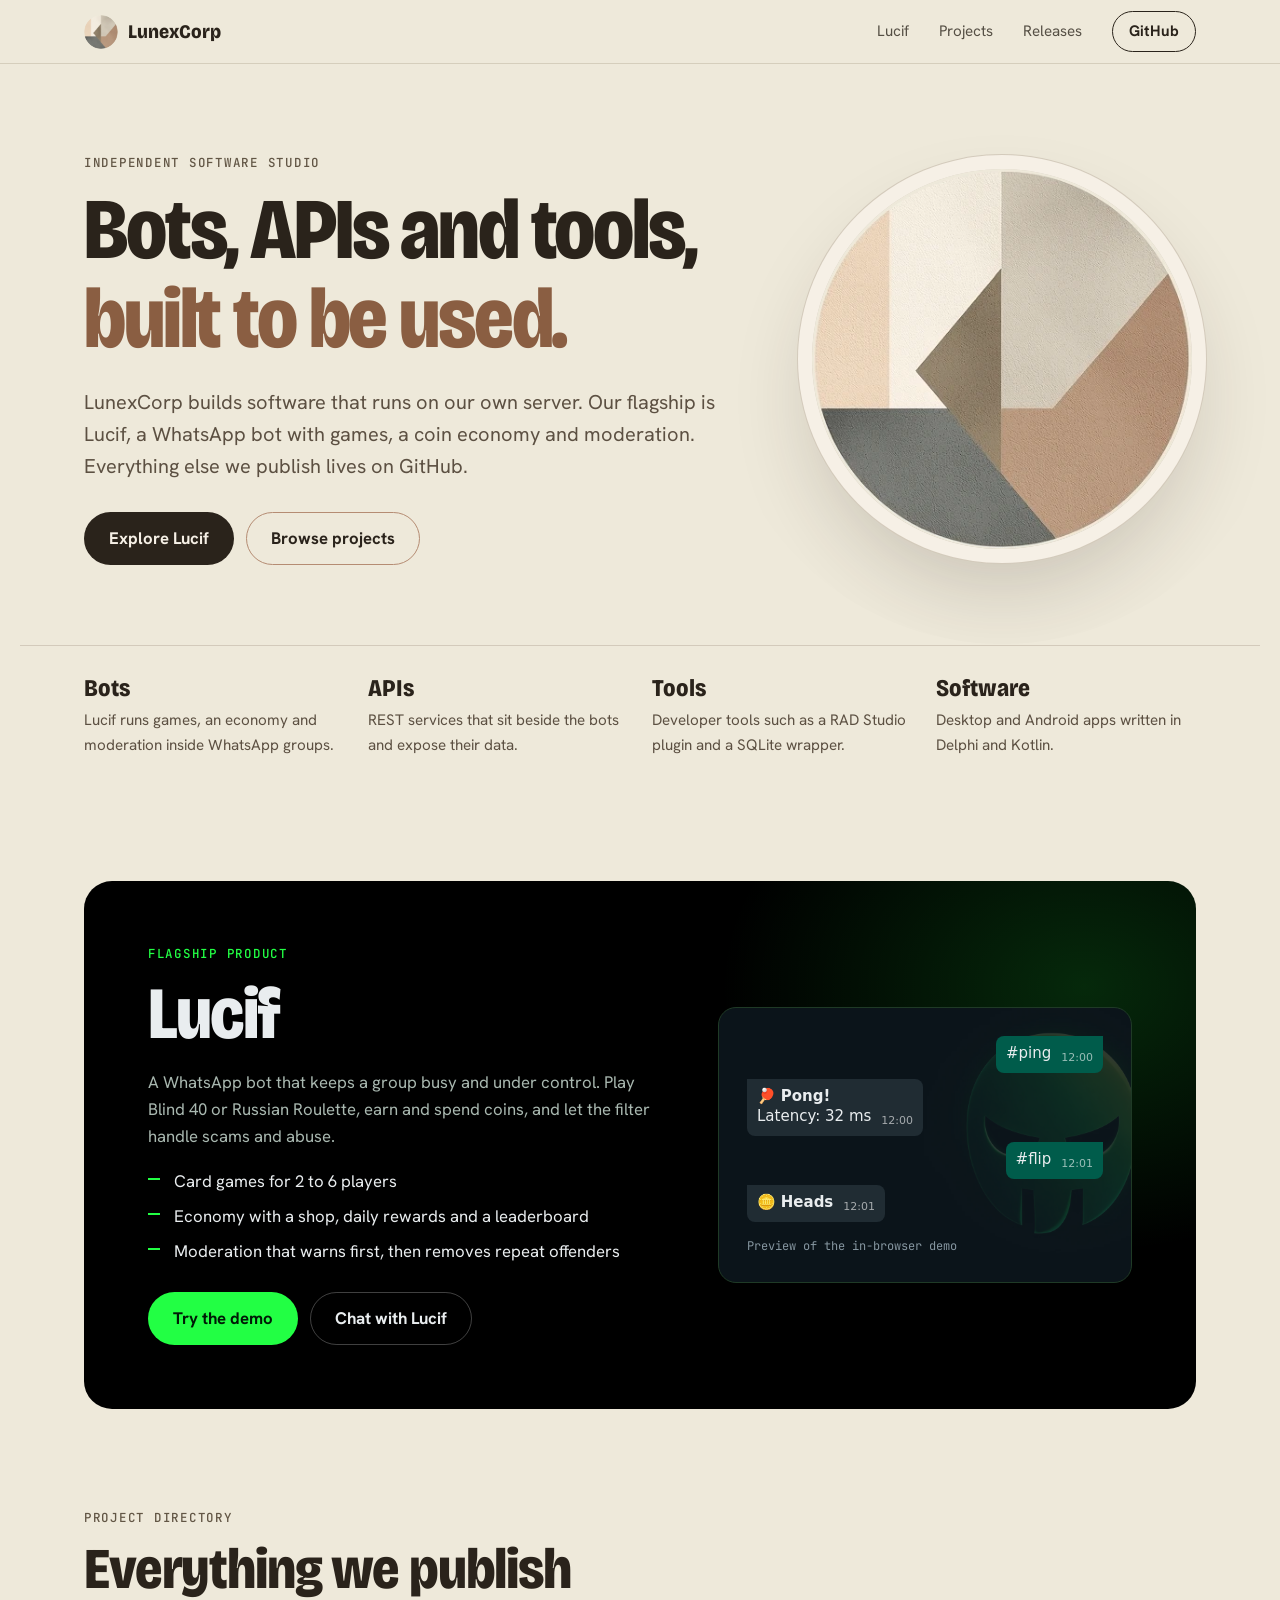
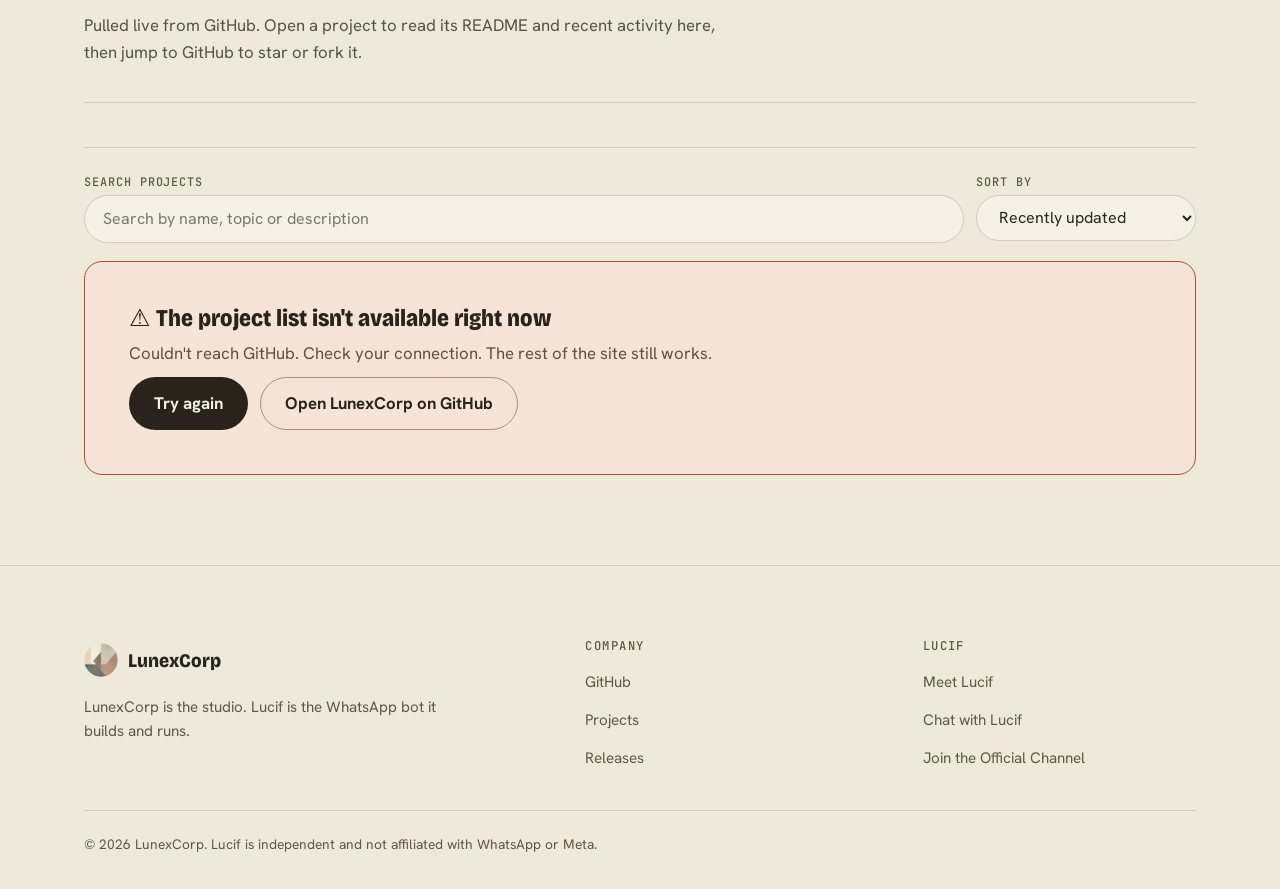
<file: index.html>
<!DOCTYPE html>
<html lang="en">
<head>
<meta charset="utf-8">
<meta name="viewport" content="width=device-width, initial-scale=1, viewport-fit=cover">
<title>LunexCorp | Bots, APIs and tools</title>
<meta name="description" content="LunexCorp builds bots, APIs and tools. Meet Lucif, our WhatsApp bot, browse every public project and read the release history.">
<meta name="theme-color" content="#eee9da">
<meta name="robots" content="index, follow">
<meta property="og:type" content="website">
<meta property="og:site_name" content="LunexCorp">
<meta property="og:title" content="LunexCorp | Bots, APIs and tools">
<meta property="og:description" content="LunexCorp builds bots, APIs and tools. Meet Lucif, our WhatsApp bot, and browse every public project.">
<meta property="og:image" content="assets/lunexcorp.webp">
<meta name="twitter:card" content="summary">
<link rel="icon" href="assets/favicon.png">
<link rel="preconnect" href="https://fonts.googleapis.com">
<link rel="preconnect" href="https://fonts.gstatic.com" crossorigin>
<link href="https://fonts.googleapis.com/css2?family=Bricolage+Grotesque:opsz,wdth,wght@12..96,75..100,600..800&family=Hanken+Grotesk:wght@400;500;700&family=JetBrains+Mono:wght@400;500&display=swap" rel="stylesheet">
<link rel="stylesheet" href="style.css">
</head>
<body class="world-cream">
<a class="skip" href="#main">Skip to content</a>
<header class="hdr">
  <a class="brand" href="index.html"><img src="assets/lunexcorp.webp" alt="" width="34" height="34">LunexCorp</a>
  <button class="nav-toggle" type="button" aria-expanded="false" aria-controls="nav" aria-label="Open menu"><span></span></button>
  <nav id="nav" aria-label="Main">
    <a href="lucif.html">Lucif</a><a href="#projects">Projects</a><a href="releases.html">Releases</a><a class="gh" data-gh href="#">GitHub</a>
  </nav>
</header>

<main id="main">
  <section class="hero-c">
    <div class="wrap hero-c-in">
      <div class="hero-c-copy">
        <p class="eyebrow">Independent software studio</p>
        <h1>Bots, APIs and tools, <em>built to be used.</em></h1>
        <p class="lead">LunexCorp builds software that runs on our own server. Our flagship is Lucif, a WhatsApp bot with games, a coin economy and moderation. Everything else we publish lives on GitHub.</p>
        <div class="row"><a class="btn btn-ink" href="lucif.html">Explore Lucif</a><a class="btn btn-clay" href="#projects">Browse projects</a></div>
      </div>
      <figure class="hero-c-art"><img src="assets/lunexcorp.webp" alt="LunexCorp logo" width="380" height="380" fetchpriority="high"></figure>
    </div>
    <ul class="wrap build" aria-label="What LunexCorp builds">
      <li><b>Bots</b><span>Lucif runs games, an economy and moderation inside WhatsApp groups.</span></li>
      <li><b>APIs</b><span>REST services that sit beside the bots and expose their data.</span></li>
      <li><b>Tools</b><span>Developer tools such as a RAD Studio plugin and a SQLite wrapper.</span></li>
      <li><b>Software</b><span>Desktop and Android apps written in Delphi and Kotlin.</span></li>
    </ul>
  </section>

  <section class="wrap flag" aria-labelledby="flag-h">
    <div class="flag-card">
      <div class="flag-copy">
        <p class="eyebrow">Flagship product</p>
        <h2 id="flag-h">Lucif</h2>
        <p>A WhatsApp bot that keeps a group busy and under control. Play Blind 40 or Russian Roulette, earn and spend coins, and let the filter handle scams and abuse.</p>
        <ul class="ticks"><li>Card games for 2 to 6 players</li><li>Economy with a shop, daily rewards and a leaderboard</li><li>Moderation that warns first, then removes repeat offenders</li></ul>
        <div class="row"><a class="btn btn-g" href="lucif.html">Try the demo</a><a class="btn btn-line" data-wa="#menu" href="#">Chat with Lucif</a></div>
      </div>
      <div class="flag-chat" aria-label="Example conversation with Lucif (static preview)" role="img">
        <img class="flag-mask" src="assets/lucif.webp" alt="" width="420" height="420" loading="lazy">
        <div class="bub out">#ping<small>12:00</small></div>
        <div class="bub in">🏓 <b>Pong!</b><br>Latency: 32 ms<small>12:00</small></div>
        <div class="bub out">#flip<small>12:01</small></div>
        <div class="bub in">🪙 <b>Heads</b><small>12:01</small></div>
        <p class="flag-note">Preview of the in-browser demo</p>
      </div>
    </div>
  </section>

  <section id="projects" class="wrap sec-c" aria-labelledby="proj-h">
    <p class="eyebrow">Project directory</p>
    <h2 id="proj-h">Everything we publish</h2>
    <p class="intro">Pulled live from GitHub. Open a project to read its README and recent activity here, then jump to GitHub to star or fork it.</p>
    <div class="stats" id="stats" aria-live="polite"></div>
    <div class="ctl">
      <div class="field"><label for="q">Search projects</label><input id="q" type="search" placeholder="Search by name, topic or description" autocomplete="off"></div>
      <div class="field"><label for="sort">Sort by</label><select id="sort"><option value="pushed">Recently updated</option><option value="stars">Most stars</option><option value="name">Name</option></select></div>
    </div>
    <p class="count" id="count" role="status" aria-live="polite"></p>
    <div class="repos" id="repos" aria-busy="true"><div class="sk"></div><div class="sk"></div><div class="sk"></div></div>
  </section>
</main>

<footer class="site-foot">
  <div class="wrap foot-in">
    <div class="foot-brand"><a class="brand" href="index.html"><img src="assets/lunexcorp.webp" alt="" width="34" height="34">LunexCorp</a><p>LunexCorp is the studio. Lucif is the WhatsApp bot it builds and runs.</p></div>
    <nav class="foot-col" aria-label="Company"><h3>Company</h3><a data-gh href="#">GitHub</a><a href="#projects">Projects</a><a href="releases.html">Releases</a></nav>
    <nav class="foot-col" aria-label="Lucif"><h3>Lucif</h3><a href="lucif.html">Meet Lucif</a><a data-wa="#menu" href="#">Chat with Lucif</a><a data-channel href="#">Join the Official Channel</a></nav>
    <p class="foot-legal">&copy; <span data-year></span> LunexCorp. Lucif is independent and not affiliated with WhatsApp or Meta.</p>
  </div>
</footer>

<aside id="sheet" role="dialog" aria-modal="true" aria-label="Project details" aria-hidden="true"></aside>
<script src="common.js"></script>
<script src="script.js"></script>
</body>
</html>
</file>
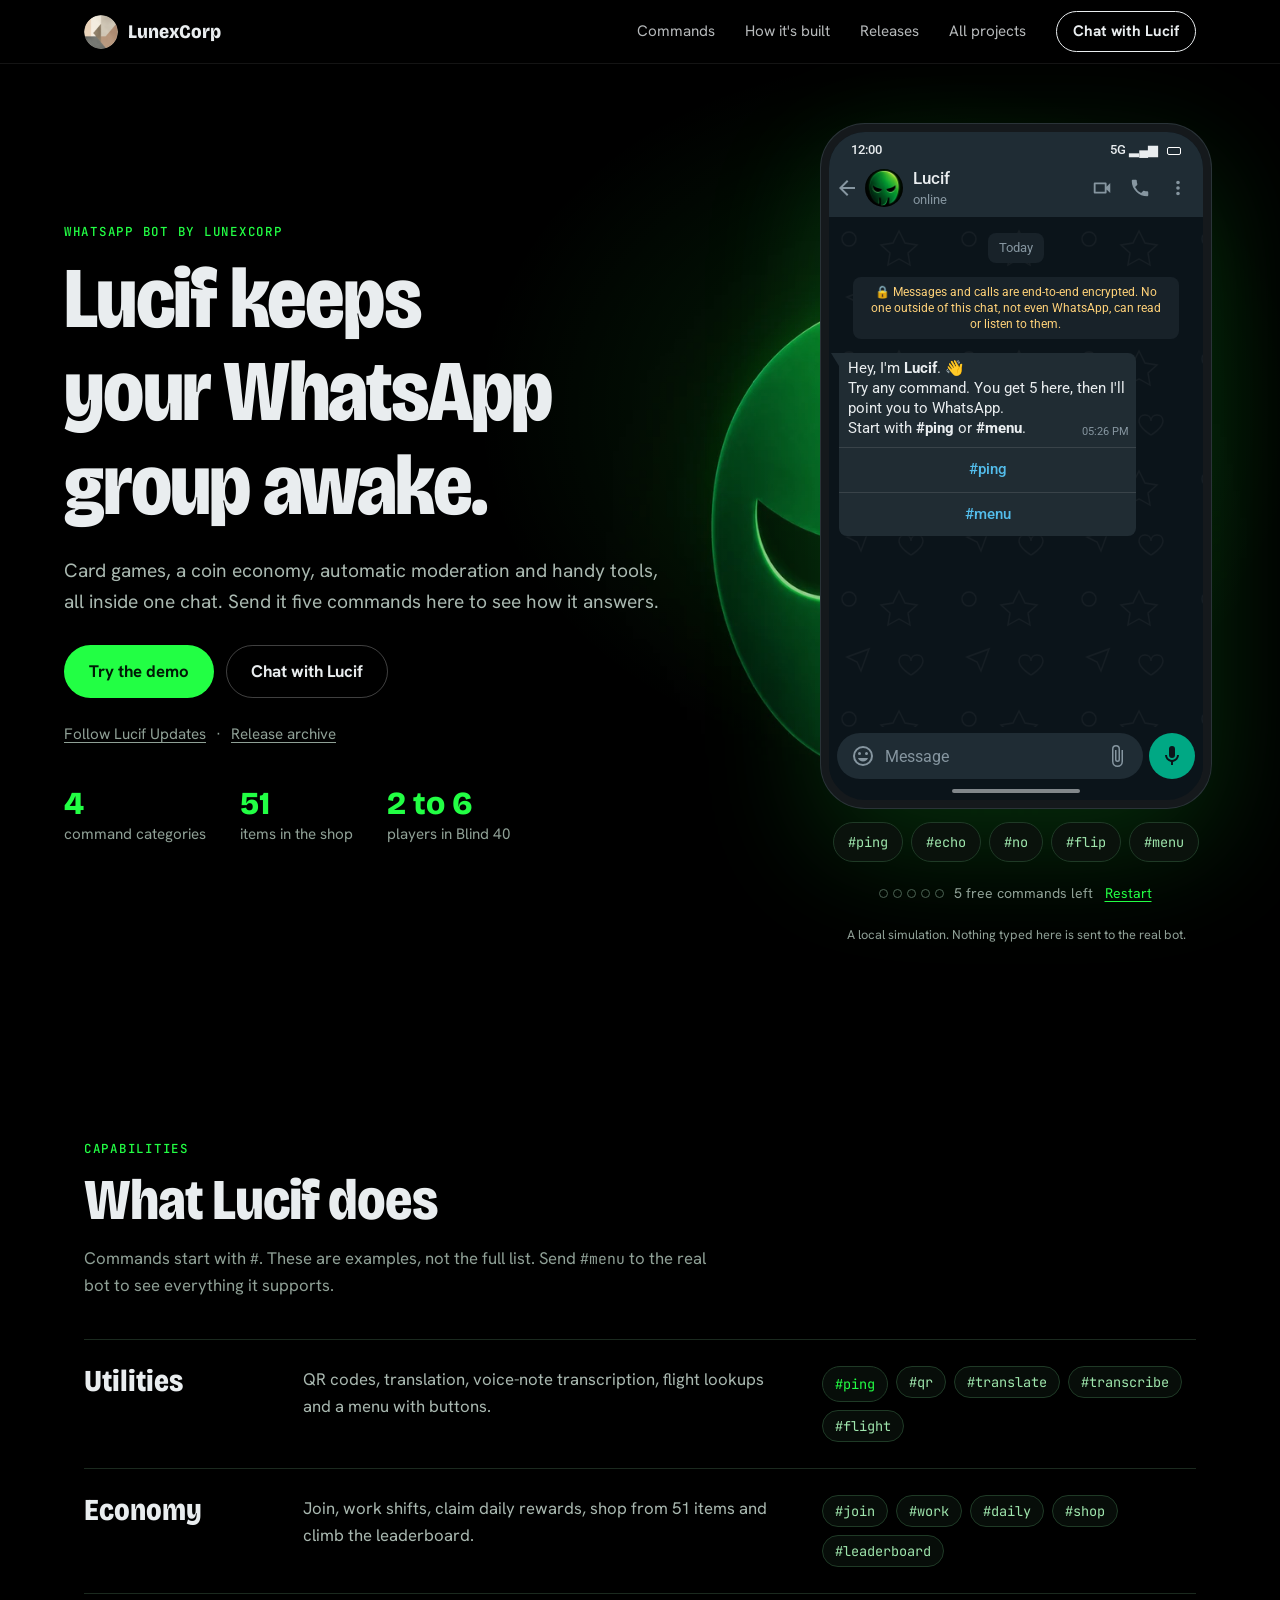
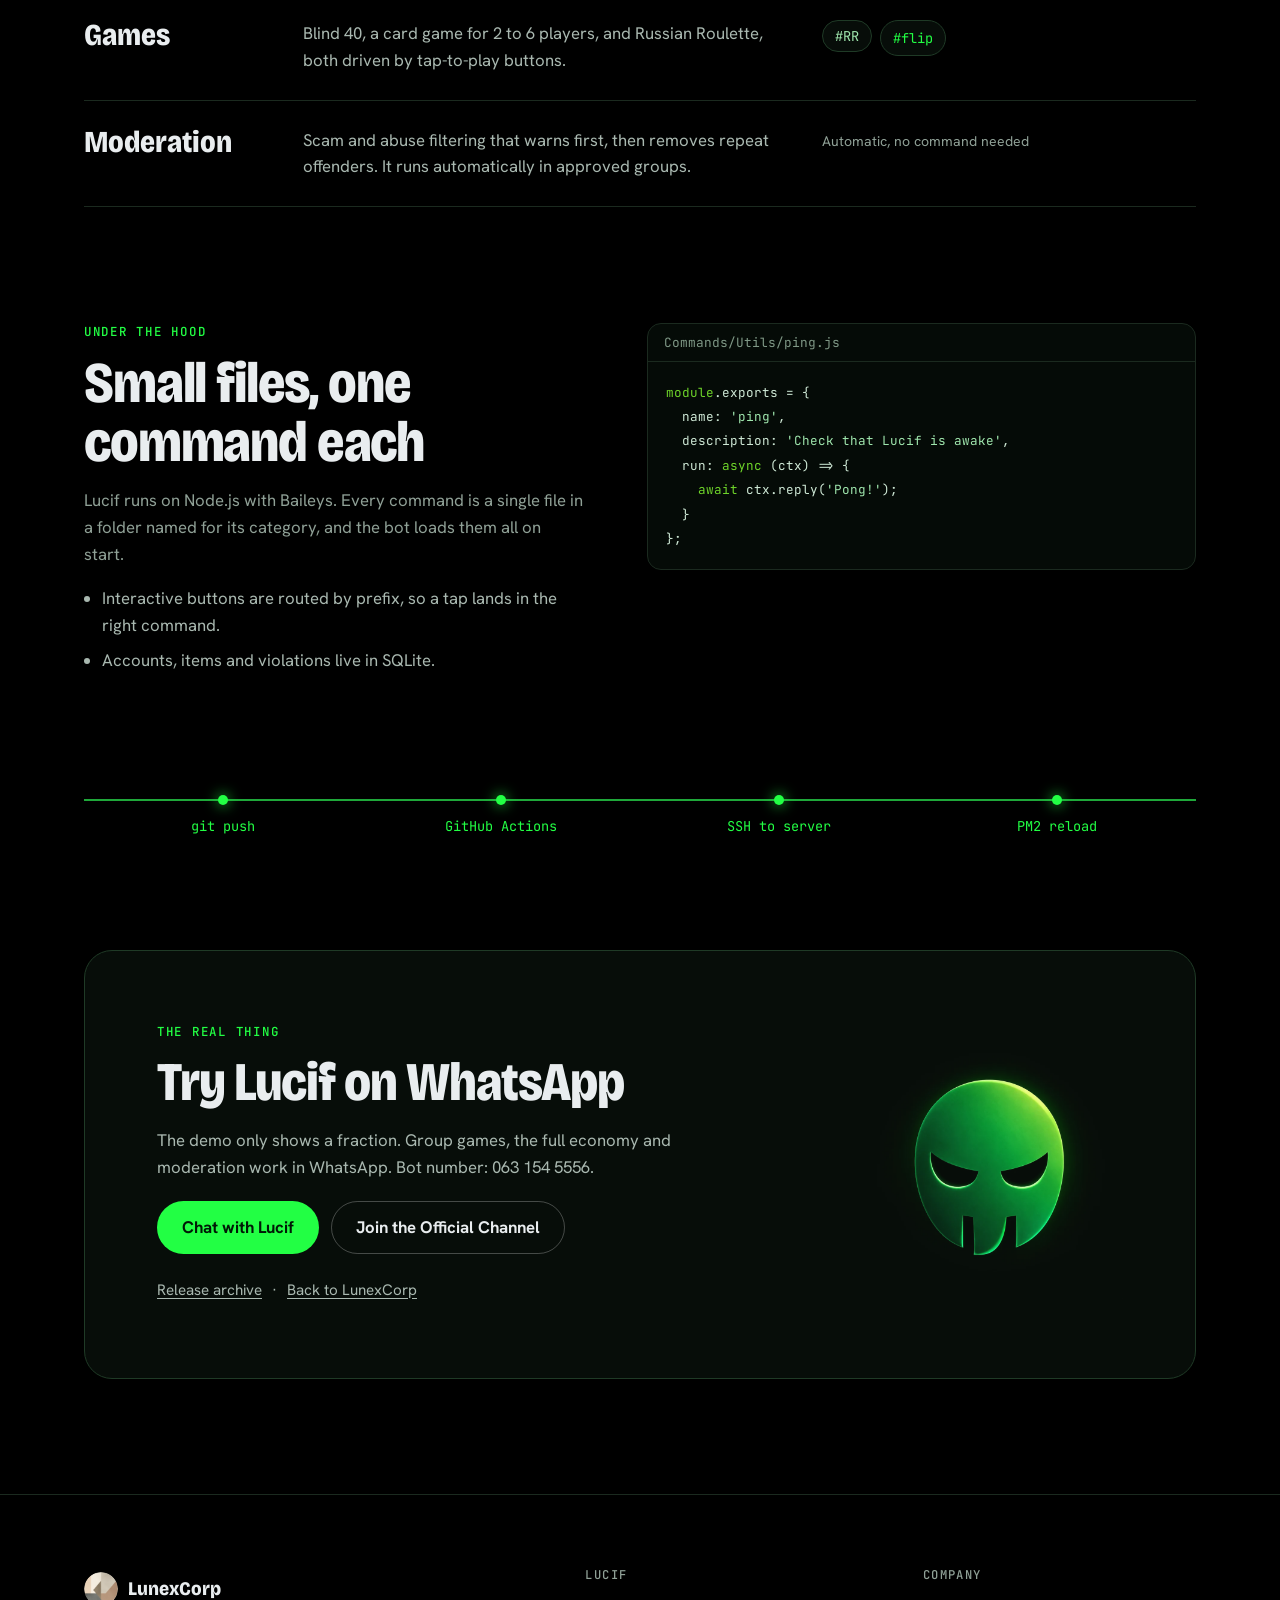
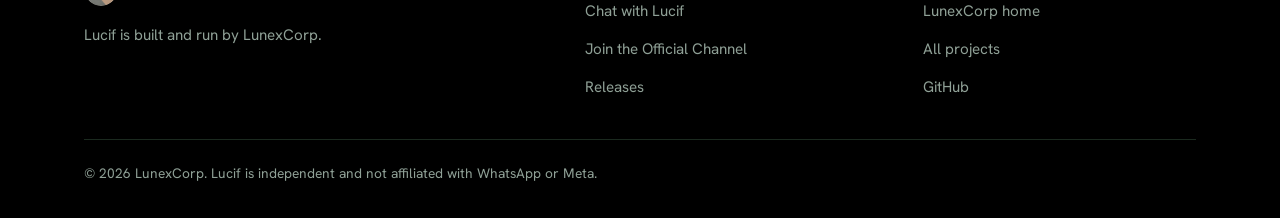
<file: lucif.html>
<!DOCTYPE html>
<html lang="en">
<head>
<meta charset="utf-8">
<meta name="viewport" content="width=device-width, initial-scale=1, viewport-fit=cover">
<title>Lucif | WhatsApp bot by LunexCorp</title>
<meta name="description" content="Lucif is a WhatsApp bot with card games, a coin economy, automatic moderation and utilities. Try five commands in your browser, then chat with the real bot.">
<meta name="theme-color" content="#000000">
<meta name="robots" content="index, follow">
<meta property="og:type" content="website">
<meta property="og:site_name" content="LunexCorp">
<meta property="og:title" content="Lucif | WhatsApp bot by LunexCorp">
<meta property="og:description" content="Card games, a coin economy, automatic moderation and utilities inside WhatsApp. Try five commands in your browser.">
<meta property="og:image" content="assets/lucif.webp">
<meta name="twitter:card" content="summary">
<link rel="icon" href="assets/favicon.png">
<link rel="preconnect" href="https://fonts.googleapis.com">
<link rel="preconnect" href="https://fonts.gstatic.com" crossorigin>
<link href="https://fonts.googleapis.com/css2?family=Bricolage+Grotesque:opsz,wdth,wght@12..96,75..100,600..800&family=Hanken+Grotesk:wght@400;500;700&family=JetBrains+Mono:wght@400;500&family=Roboto:wght@400;500&display=swap" rel="stylesheet">
<link rel="stylesheet" href="style.css">
</head>
<body class="lucif">
<a class="skip" href="#demo">Skip to the demo</a>
<header class="hdr">
  <a class="brand" href="index.html"><img src="assets/lunexcorp.webp" alt="" width="34" height="34">LunexCorp</a>
  <button class="nav-toggle" type="button" aria-expanded="false" aria-controls="nav" aria-label="Open menu"><span></span></button>
  <nav id="nav" aria-label="Main">
    <a href="#commands">Commands</a><a href="#how">How it's built</a><a href="releases.html">Releases</a><a href="index.html#projects">All projects</a><a class="gh" data-wa="#menu" href="#">Chat with Lucif</a>
  </nav>
</header>

<main id="top">
<section class="hero">
  <div class="hero-bg" aria-hidden="true"></div>
  <img id="mask" src="assets/lucif.webp" alt="" width="900" height="900" fetchpriority="high">
  <div class="hero-in">
    <div class="hero-copy">
      <p class="eyebrow">WhatsApp bot by LunexCorp</p>
      <h1><span class="l" style="--i:0"><span>Lucif keeps</span></span><span class="l" style="--i:1"><span>your WhatsApp</span></span><span class="l" style="--i:2"><span>group awake.</span></span></h1>
      <p class="lede">Card games, a coin economy, automatic moderation and handy tools, all inside one chat. Send it five commands here to see how it answers.</p>
      <div class="row"><a class="btn btn-g" href="#demo" data-focus>Try the demo</a><a class="btn btn-line" data-wa="#menu" href="#">Chat with Lucif</a></div>
      <p class="sublinks"><a data-channel href="#">Follow Lucif Updates</a><span aria-hidden="true">·</span><a href="releases.html">Release archive</a></p>
      <ul class="facts"><li><strong>4</strong>command categories</li><li><strong>51</strong>items in the shop</li><li><strong>2 to 6</strong>players in Blind 40</li></ul>
    </div>

    <div class="demo" id="demo">
      <div class="phone" role="group" aria-label="Lucif demo chat (simulation)">
      <div class="sb"><span>12:00</span><span>5G ▂▄▆ <i></i></span></div>
      <div class="bar">
        <svg width="24" height="24" viewBox="0 0 24 24"><path d="M20 11H7.8l5.6-5.6L12 4l-8 8 8 8 1.4-1.4L7.8 13H20z"/></svg>
        <img src="assets/lucif-avatar.webp" alt="" width="38" height="38">
        <div class="who"><b>Lucif</b><span id="status">online</span></div>
        <div class="ic" aria-hidden="true">
          <svg width="22" height="22" viewBox="0 0 24 24"><path d="M15 8v8H5V8zm1-2H4a1 1 0 0 0-1 1v10a1 1 0 0 0 1 1h12a1 1 0 0 0 1-1v-3.5l4 4v-11l-4 4V7a1 1 0 0 0-1-1z"/></svg>
          <svg width="22" height="22" viewBox="0 0 24 24"><path d="M6.6 10.8a15 15 0 0 0 6.6 6.6l2.2-2.2c.3-.3.7-.4 1-.2 1.100.4 2.300.6 3.600.6.600 0 1 .4 1 1V20c0 .6-.4 1-1 1A17 17 0 0 1 3 4c0-.6.4-1 1-1h3.500c.6 0 1 .4 1 1 0 1.300.2 2.500.6 3.600.1.300 0 .700-.2 1z"/></svg>
          <svg width="22" height="22" viewBox="0 0 24 24"><path d="M12 8a2 2 0 1 0 0-4 2 2 0 0 0 0 4zm0 2a2 2 0 1 0 0 4 2 2 0 0 0 0-4zm0 6a2 2 0 1 0 0 4 2 2 0 0 0 0-4z"/></svg>
        </div>
      </div>
      <div class="chat" id="msgs" role="log" aria-live="polite"></div>
      <form class="inp" id="form" autocomplete="off">
        <div class="f">
          <svg width="24" height="24" viewBox="0 0 24 24"><path d="M12 2a10 10 0 1 0 0 20 10 10 0 0 0 0-20zm0 18a8 8 0 1 1 0-16 8 8 0 0 1 0 16zm-3.500-9a1.500 1.500 0 1 0 0-3 1.500 1.500 0 0 0 0 3zm7 0a1.500 1.500 0 1 0 0-3 1.500 1.500 0 0 0 0 3zM12 17.500c2.300 0 4.300-1.500 5-3.500H7c.700 2 2.700 3.500 5 3.500z"/></svg>
          <label class="sr-only" for="input">Message</label>
          <input id="input" type="text" placeholder="Message" maxlength="120" enterkeyhint="send">
          <svg width="24" height="24" viewBox="0 0 24 24"><path d="M16.500 6v11.500a4 4 0 0 1-8 0V5a2.500 2.500 0 0 1 5 0v10.500a1 1 0 0 1-2 0V6H10v9.500a2.500 2.500 0 0 0 5 0V5a4 4 0 0 0-8 0v12.500a5.500 5.500 0 0 0 11 0V6z"/></svg>
        </div>
        <button id="send" type="submit" aria-label="Send"><svg id="ico" width="24" height="24" viewBox="0 0 24 24"></svg></button>
      </form>
      <div class="gest"></div>
    </div>
      <div class="chips" id="chips" role="group" aria-label="Suggested commands">
        <button type="button" data-cmd="#ping">#ping</button><button type="button" data-cmd="#echo hello">#echo</button><button type="button" data-cmd="#no">#no</button><button type="button" data-cmd="#flip">#flip</button><button type="button" data-cmd="#menu">#menu</button>
      </div>
      <div class="left"><div class="pips" aria-hidden="true"><i></i><i></i><i></i><i></i><i></i></div><span id="counter">5 free commands</span><button type="button" class="linkbtn" data-reset>Restart</button></div>
      <p class="simnote">A local simulation. Nothing typed here is sent to the real bot.</p>
    </div>
  </div>
</section>

<section class="sec" id="commands"><div class="wrap">
  <p class="eyebrow">Capabilities</p>
  <h2>What Lucif does</h2>
  <p class="sub">Commands start with <code>#</code>. These are examples, not the full list. Send <code>#menu</code> to the real bot to see everything it supports.</p>
  <div class="cmds">
    <article class="cmd"><h3>Utilities</h3><p>QR codes, translation, voice-note transcription, flight lookups and a menu with buttons.</p><ul class="eg"><li><button class="try" type="button" data-run="#ping">#ping</button></li><li><code>#qr</code></li><li><code>#translate</code></li><li><code>#transcribe</code></li><li><code>#flight</code></li></ul></article>
    <article class="cmd"><h3>Economy</h3><p>Join, work shifts, claim daily rewards, shop from 51 items and climb the leaderboard.</p><ul class="eg"><li><code>#join</code></li><li><code>#work</code></li><li><code>#daily</code></li><li><code>#shop</code></li><li><code>#leaderboard</code></li></ul></article>
    <article class="cmd"><h3>Games</h3><p>Blind 40, a card game for 2 to 6 players, and Russian Roulette, both driven by tap-to-play buttons.</p><ul class="eg"><li><code>#RR</code></li><li><button class="try" type="button" data-run="#flip">#flip</button></li></ul></article>
    <article class="cmd"><h3>Moderation</h3><p>Scam and abuse filtering that warns first, then removes repeat offenders. It runs automatically in approved groups.</p><ul class="eg"><li><span class="note">Automatic, no command needed</span></li></ul></article>
  </div>
</div></section>

<section class="sec sec-tight" id="how"><div class="wrap how">
  <div>
    <p class="eyebrow">Under the hood</p>
    <h2>Small files, one command each</h2>
    <p class="sub">Lucif runs on Node.js with Baileys. Every command is a single file in a folder named for its category, and the bot loads them all on start.</p>
    <ul class="plain"><li>Interactive buttons are routed by prefix, so a tap lands in the right command.</li><li>Accounts, items and violations live in SQLite.</li></ul>
  </div>
  <figure class="code"><figcaption>Commands/Utils/ping.js</figcaption><pre><code><span class="k">module</span>.exports = {
  name: <span class="s">'ping'</span>,
  description: <span class="s">'Check that Lucif is awake'</span>,
  run: <span class="k">async</span> (ctx) =&gt; {
    <span class="k">await</span> ctx.reply(<span class="s">'Pong!'</span>);
  }
};</code></pre></figure>
  <ol class="pipe" id="pipe" aria-label="Deploy steps"><li style="--i:0">git push</li><li style="--i:1">GitHub Actions</li><li style="--i:2">SSH to server</li><li style="--i:3">PM2 reload</li></ol>
</div></section>

<section class="sec sec-tight"><div class="wrap">
  <div class="cta">
    <div>
      <p class="eyebrow">The real thing</p>
      <h2>Try Lucif on WhatsApp</h2>
      <p>The demo only shows a fraction. Group games, the full economy and moderation work in WhatsApp. Bot number: <span data-botnum></span>.</p>
      <div class="row"><a class="btn btn-g" data-wa="#menu" href="#">Chat with Lucif</a><a class="btn btn-line" data-channel href="#">Join the Official Channel</a></div>
      <p class="sublinks"><a href="releases.html">Release archive</a><span aria-hidden="true">·</span><a href="index.html">Back to LunexCorp</a></p>
    </div>
    <img src="assets/lucif.webp" alt="" width="300" height="300" loading="lazy">
  </div>
</div></section>
</main>

<footer class="site-foot">
  <div class="wrap foot-in">
    <div class="foot-brand"><a class="brand" href="index.html"><img src="assets/lunexcorp.webp" alt="" width="34" height="34">LunexCorp</a><p>Lucif is built and run by LunexCorp.</p></div>
    <nav class="foot-col" aria-label="Lucif"><h3>Lucif</h3><a data-wa="#menu" href="#">Chat with Lucif</a><a data-channel href="#">Join the Official Channel</a><a href="releases.html">Releases</a></nav>
    <nav class="foot-col" aria-label="Company"><h3>Company</h3><a href="index.html">LunexCorp home</a><a href="index.html#projects">All projects</a><a data-gh href="#">GitHub</a></nav>
    <p class="foot-legal">&copy; <span data-year></span> LunexCorp. Lucif is independent and not affiliated with WhatsApp or Meta.</p>
  </div>
</footer>

<script src="common.js"></script>
<script src="lucif.js"></script>
</body>
</html>
</file>
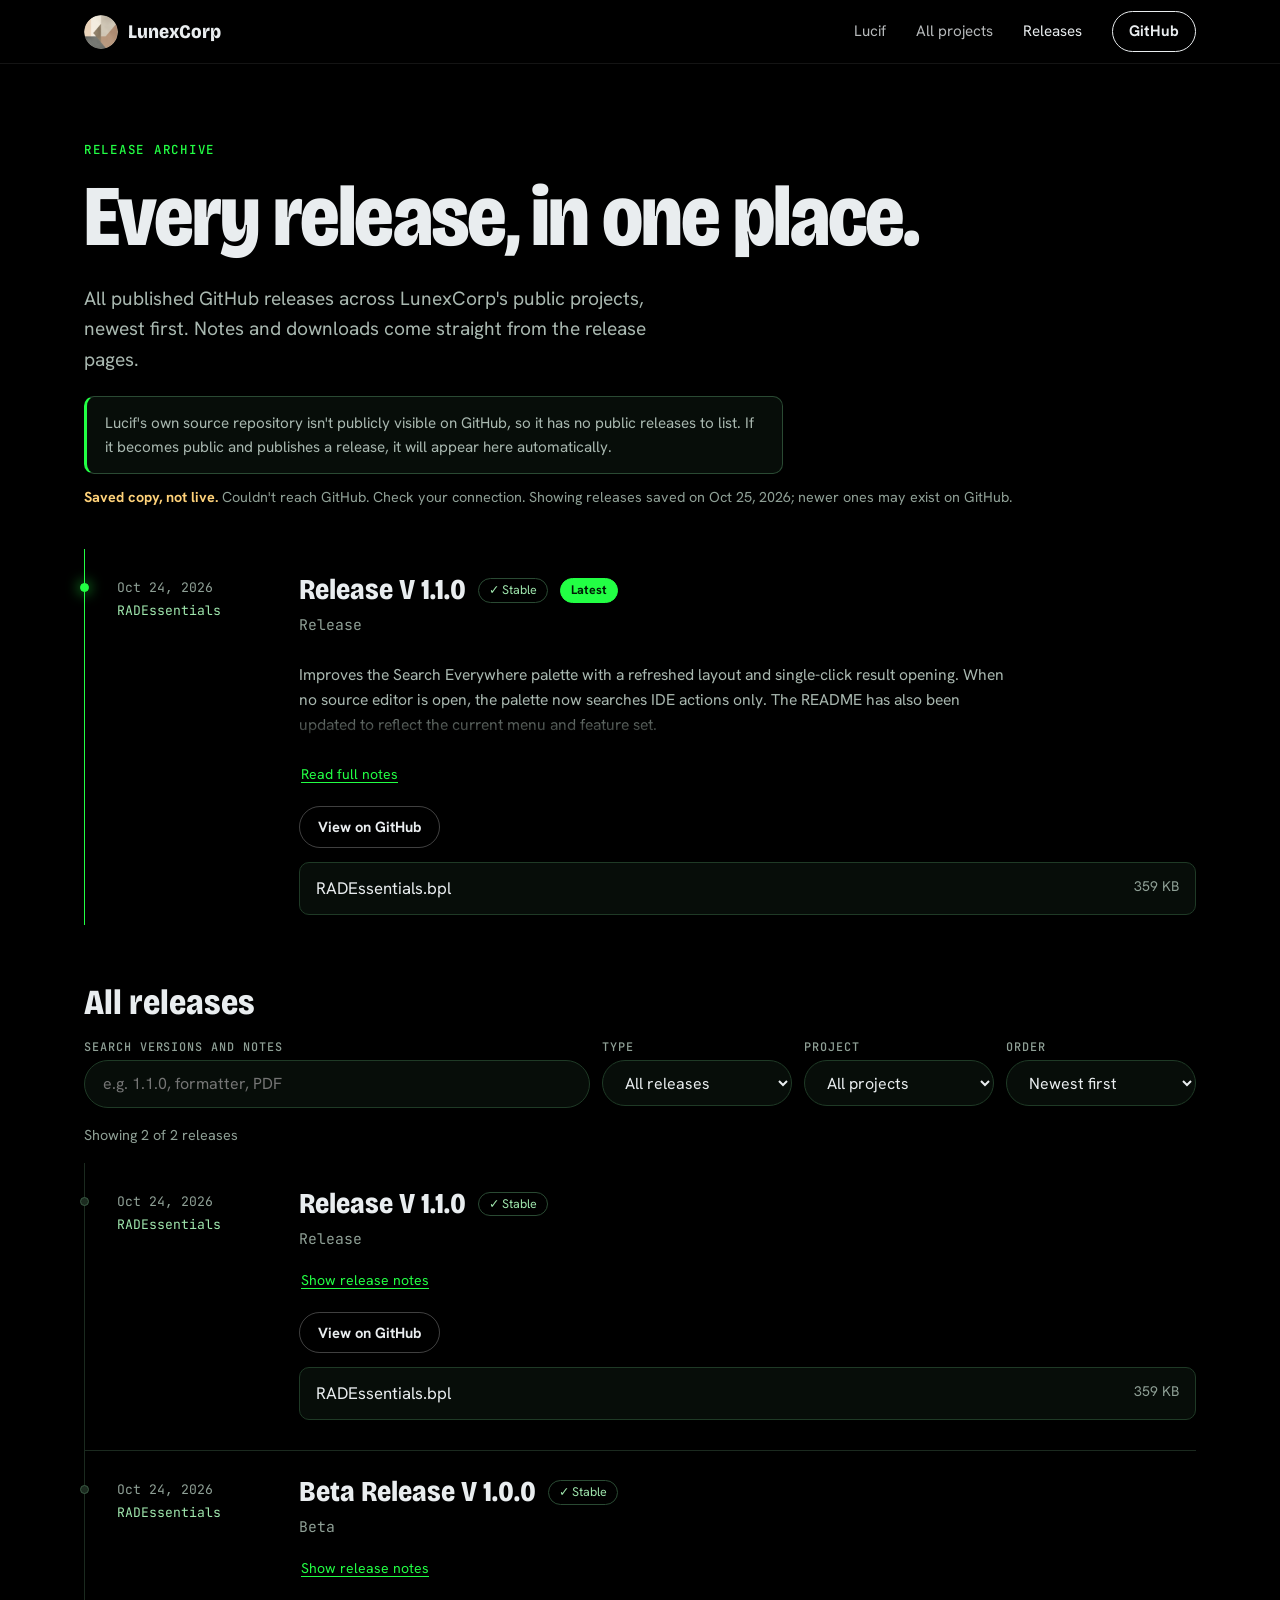
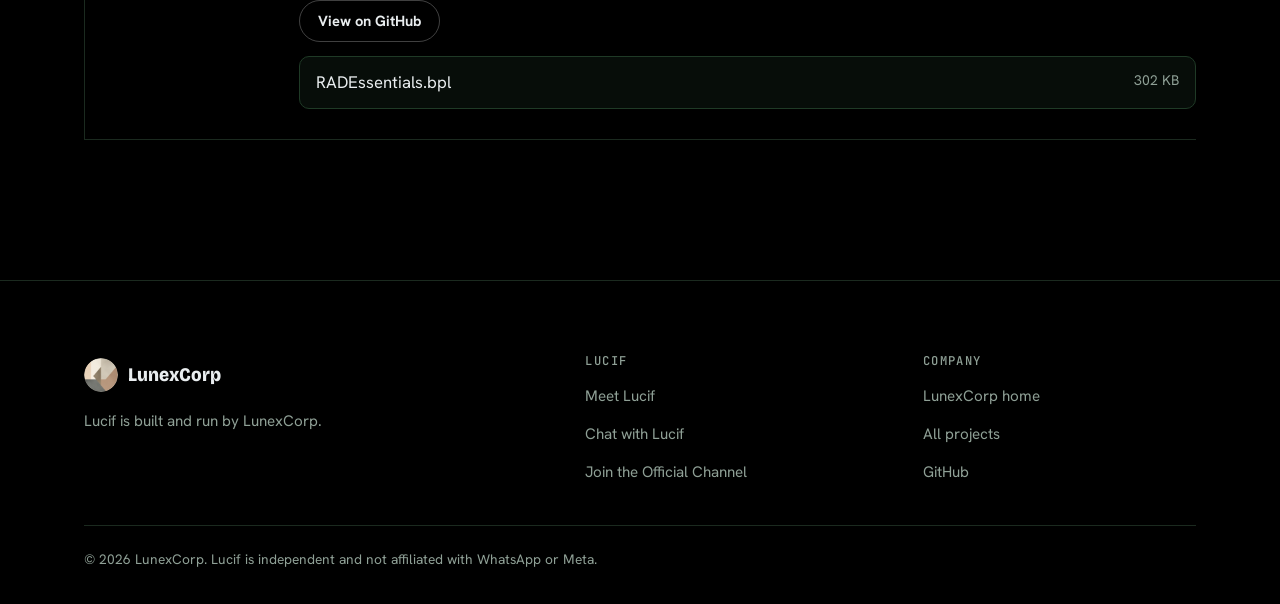
<file: releases.html>
<!DOCTYPE html>
<html lang="en">
<head>
<meta charset="utf-8">
<meta name="viewport" content="width=device-width, initial-scale=1, viewport-fit=cover">
<title>Releases | LunexCorp and Lucif</title>
<meta name="description" content="Every published release across LunexCorp's public GitHub projects, with version numbers, dates, full release notes and download links. Search and filter the whole history.">
<meta name="theme-color" content="#000000">
<meta name="robots" content="index, follow">
<meta property="og:type" content="website">
<meta property="og:site_name" content="LunexCorp">
<meta property="og:title" content="Release archive | LunexCorp">
<meta property="og:description" content="Every published release across LunexCorp's public projects, searchable and filterable.">
<meta property="og:image" content="assets/lucif.webp">
<meta name="twitter:card" content="summary">
<link rel="icon" href="assets/favicon.png">
<link rel="preconnect" href="https://fonts.googleapis.com">
<link rel="preconnect" href="https://fonts.gstatic.com" crossorigin>
<link href="https://fonts.googleapis.com/css2?family=Bricolage+Grotesque:opsz,wdth,wght@12..96,75..100,600..800&family=Hanken+Grotesk:wght@400;500;700&family=JetBrains+Mono:wght@400;500&display=swap" rel="stylesheet">
<link rel="stylesheet" href="style.css">
</head>
<body class="lucif">
<a class="skip" href="#list">Skip to the releases</a>
<header class="hdr">
  <a class="brand" href="index.html"><img src="assets/lunexcorp.webp" alt="" width="34" height="34">LunexCorp</a>
  <button class="nav-toggle" type="button" aria-expanded="false" aria-controls="nav" aria-label="Open menu"><span></span></button>
  <nav id="nav" aria-label="Main">
    <a href="lucif.html">Lucif</a><a href="index.html#projects">All projects</a><a aria-current="page" href="releases.html">Releases</a><a class="gh" data-gh href="#">GitHub</a>
  </nav>
</header>

<main id="top" class="rel-page">
  <section class="wrap rel-head">
    <p class="eyebrow">Release archive</p>
    <h1>Every release, in one place.</h1>
    <p class="lede">All published GitHub releases across LunexCorp's public projects, newest first. Notes and downloads come straight from the release pages.</p>
    <p class="notice" id="lucif-note">Lucif's own source repository isn't publicly visible on GitHub, so it has no public releases to list. If it becomes public and publishes a release, it will appear here automatically.</p>
    <p class="source" id="source" role="status" aria-live="polite">Loading releases…</p>
  </section>

  <section class="wrap" aria-label="Latest release"><div id="latest"></div></section>

  <section class="wrap rel-body" aria-labelledby="all-h">
    <h2 id="all-h">All releases</h2>
    <form class="rel-ctl" id="ctl" role="search" aria-label="Filter releases">
      <div class="field grow"><label for="rq">Search versions and notes</label><input id="rq" type="search" placeholder="e.g. 1.1.0, formatter, PDF" autocomplete="off"></div>
      <div class="field"><label for="rkind">Type</label><select id="rkind"><option value="all">All releases</option><option value="stable">Stable only</option><option value="pre">Pre-releases only</option></select></div>
      <div class="field"><label for="rrepo">Project</label><select id="rrepo"><option value="all">All projects</option></select></div>
      <div class="field"><label for="rsort">Order</label><select id="rsort"><option value="new">Newest first</option><option value="old">Oldest first</option></select></div>
    </form>
    <p class="count" id="rcount" role="status" aria-live="polite"></p>
    <ol class="timeline" id="list" aria-busy="true"><li class="sk dark"></li><li class="sk dark"></li></ol>
    <div class="more"><button class="btn btn-line" type="button" id="more" hidden>Show more releases</button></div>
  </section>
</main>

<footer class="site-foot">
  <div class="wrap foot-in">
    <div class="foot-brand"><a class="brand" href="index.html"><img src="assets/lunexcorp.webp" alt="" width="34" height="34">LunexCorp</a><p>Lucif is built and run by LunexCorp.</p></div>
    <nav class="foot-col" aria-label="Lucif"><h3>Lucif</h3><a href="lucif.html">Meet Lucif</a><a data-wa="#menu" href="#">Chat with Lucif</a><a data-channel href="#">Join the Official Channel</a></nav>
    <nav class="foot-col" aria-label="Company"><h3>Company</h3><a href="index.html">LunexCorp home</a><a href="index.html#projects">All projects</a><a data-gh href="#">GitHub</a></nav>
    <p class="foot-legal">&copy; <span data-year></span> LunexCorp. Lucif is independent and not affiliated with WhatsApp or Meta.</p>
  </div>
</footer>
<script src="common.js"></script>
<script src="releases.js"></script>
</body>
</html>
</file>
<file: style.css>
/* LunexCorp = warm cream and clay (the company logo). Lucif = black and neon green (the bot icon).
   Sections: 1 tokens · 2 base · 3 header · 4 buttons and small parts · 5 states · 6 footer · 7 LunexCorp home ·
   8 project sheet · 9 Lucif page · 10 WhatsApp demo · 11 release archive · 12 motion preferences */

/* 1 · tokens */
:root{
  --cream:#eee9da;--ivory:#f6f0e6;--peach:#ecceb4;--stone:#d3cabb;--olive:#8b7d63;--clay:#b58c73;--ink:#2a231b;--muted:#625645;--soft:#5c5042;
  --g:#22ff44;--g2:#1fa83a;--g3:#6ed42a;--line:#1b2a1f;--panel:#070d09;--txt2:#a9b8b0;--txt3:#8fa096;
  --in:#202c33;--out:#005c4b;--bar:#1f2c34;--wabg:#0b141a;--blue:#53bdeb;--wt:#e9edef;--wm:#8696a0;
  --display:"Bricolage Grotesque",system-ui,sans-serif;--body:"Hanken Grotesk",system-ui,sans-serif;--mono:"JetBrains Mono",ui-monospace,monospace;
  --hdr:64px;--gutter:clamp(20px,5vw,64px);--max:1240px;--r-s:10px;--r-m:18px;--r-l:28px;--ease:cubic-bezier(.2,.8,.2,1);
  --fs-h1:clamp(2.35rem,7vw,5.4rem);--fs-h2:clamp(2rem,4.6vw,3.6rem);
}

/* 2 · base */
*,*::before,*::after{box-sizing:border-box}
html{-webkit-text-size-adjust:100%;scroll-behavior:smooth;scroll-padding-top:calc(var(--hdr) + 16px)}
html.lock{overflow:hidden}
body{margin:0;background:var(--cream);color:var(--ink);font:1.05rem/1.6 var(--body);-webkit-font-smoothing:antialiased;min-width:0}
body.lucif{background:#000;color:var(--wt)}
img{max-width:100%;height:auto}
a{color:inherit}code{font-family:var(--mono);font-size:.88em}
h1,h2,h3{font-family:var(--display);margin:0;line-height:1.04;font-weight:800;font-stretch:85%;overflow-wrap:anywhere}
button,input,select{font:inherit}button{cursor:pointer}
[hidden]{display:none!important}
:focus-visible{outline:2px solid var(--ink);outline-offset:3px;border-radius:4px}
.lucif :focus-visible,.lucif.world :focus-visible{outline-color:var(--g)}
.sr-only{position:absolute;width:1px;height:1px;overflow:hidden;clip:rect(0 0 0 0);white-space:nowrap}
.skip{position:absolute;left:12px;top:-80px;background:var(--g);color:#000;padding:10px 16px;border-radius:8px;z-index:100;font-weight:700}.skip:focus{top:12px}
.wrap{max-width:var(--max);margin:0 auto;padding:0 var(--gutter)}
.eyebrow{margin:0 0 14px;font:500 .78rem var(--mono);letter-spacing:.14em;text-transform:uppercase;color:var(--muted)}
.lucif .eyebrow{color:var(--g)}
.row{display:flex;gap:12px;flex-wrap:wrap}

/* 3 · header: fixed, adapts to both worlds, collapses to a menu under 56em */
.hdr{position:fixed;inset:0 0 auto;z-index:30;min-height:var(--hdr);display:flex;align-items:center;justify-content:space-between;gap:12px;padding:8px max(var(--gutter),calc((100% - var(--max))/2 + var(--gutter)));background:rgba(238,233,218,.9);backdrop-filter:blur(14px);-webkit-backdrop-filter:blur(14px);border-bottom:1px solid rgba(139,125,99,.25);color:var(--ink)}
body.lucif .hdr{background:rgba(0,0,0,.92);color:var(--wt);border-bottom-color:#ffffff14}
.brand{display:inline-flex;align-items:center;gap:10px;text-decoration:none;font:800 1.2rem var(--display);font-stretch:90%;min-height:44px}
.brand img{width:34px;height:34px;border-radius:50%}
.hdr nav{display:flex;gap:clamp(14px,2.4vw,30px);align-items:center;font-size:.95rem}
.hdr nav a{text-decoration:none;opacity:.78;padding:6px 0}.hdr nav a:hover,.hdr nav a[aria-current]{opacity:1}
.hdr nav a.gh{opacity:1;border:1px solid currentColor;border-radius:99px;padding:7px 16px;font-weight:700}
.hdr nav a.gh:hover{background:var(--ink);color:var(--ivory)}body.lucif .hdr nav a.gh:hover{background:var(--g);color:#001a06;border-color:var(--g)}
.nav-toggle{display:none;width:44px;height:44px;border-radius:50%;border:1px solid currentColor;background:none;color:inherit;position:relative}
.nav-toggle span,.nav-toggle span::before,.nav-toggle span::after{content:"";position:absolute;left:50%;top:50%;width:18px;height:2px;background:currentColor;translate:-50% -50%;transition:rotate .2s,translate .2s,background .2s}
.nav-toggle span::before{translate:-50% calc(-50% - 6px)}.nav-toggle span::after{translate:-50% calc(-50% + 6px)}
.hdr.open .nav-toggle span{background:transparent}.hdr.open .nav-toggle span::before{translate:-50% -50%;rotate:45deg}.hdr.open .nav-toggle span::after{translate:-50% -50%;rotate:-45deg}
@media(max-width:56em){
  .nav-toggle{display:block}
  .hdr nav{display:none;position:absolute;top:100%;left:0;right:0;flex-direction:column;align-items:stretch;gap:0;padding:8px var(--gutter) 18px;background:var(--cream);border-bottom:1px solid var(--stone);box-shadow:0 24px 40px rgba(42,35,27,.15);max-height:calc(100dvh - var(--hdr));overflow-y:auto}
  body.lucif .hdr nav{background:#050806;border-bottom-color:var(--line);box-shadow:0 24px 40px #000}
  .hdr.open nav{display:flex}
  .hdr nav a{opacity:1;padding:0;min-height:48px;display:flex;align-items:center;font-size:1.1rem;border-bottom:1px solid rgba(139,125,99,.25)}
  body.lucif .hdr nav a{border-bottom-color:var(--line)}
  .hdr nav a.gh{margin-top:14px;justify-content:center;border-radius:99px;border:1px solid currentColor}
}

/* 4 · buttons, tags, form fields */
.btn{display:inline-flex;align-items:center;justify-content:center;gap:8px;text-decoration:none;min-height:48px;padding:12px 24px;border-radius:99px;font-weight:700;border:1px solid transparent;transition:transform .15s,box-shadow .2s,background .2s,border-color .2s,color .2s;text-align:center}
.btn:active{transform:translateY(1px)}.btn.sm{min-height:40px;padding:8px 18px;font-size:.92rem}
.btn-g{background:var(--g);color:#001a06}.btn-g:hover{box-shadow:0 0 30px 2px rgba(34,255,68,.4)}
.btn-line{border-color:#ffffff40;color:var(--wt)}.btn-line:hover{border-color:var(--g);color:var(--g)}
.btn-ink{background:var(--ink);color:var(--ivory)}.btn-ink:hover{background:#463a2c}
.btn-clay{border-color:var(--clay);color:var(--ink)}.btn-clay:hover{background:var(--peach)}
.linkbtn{background:none;border:0;padding:6px 2px;color:inherit;text-decoration:underline;text-underline-offset:3px;font-size:.88rem}.lucif .linkbtn{color:var(--g)}
.tag{display:inline-flex;align-items:center;gap:4px;font-size:.78rem;border:1px solid var(--stone);border-radius:99px;padding:2px 10px;color:var(--soft);line-height:1.5}
.dot{width:10px;height:10px;border-radius:50%;display:inline-block;margin-right:5px;background:var(--clay)}
.field{display:flex;flex-direction:column;gap:5px;min-width:0}.field.grow{flex:1 1 220px}
.field label{font:500 .74rem var(--mono);letter-spacing:.08em;text-transform:uppercase;color:var(--muted)}
.field input,.field select{width:100%;min-height:46px;background:var(--ivory);border:1px solid var(--stone);border-radius:99px;padding:10px 18px;color:var(--ink);font-size:1rem}
.field input:focus,.field select:focus{border-color:var(--ink)}
.count{margin:0 0 16px;font-size:.9rem;color:var(--muted)}
.lucif .field label,.lucif .count{color:var(--txt3)}
.lucif .field input,.lucif .field select{background:var(--panel);border-color:#1f3a26;color:var(--wt)}.lucif .field input:focus,.lucif .field select:focus{border-color:var(--g)}

/* 5 · loading, empty and error states */
.sk{height:170px;border-radius:20px;background:linear-gradient(90deg,var(--ivory),var(--peach),var(--ivory));background-size:200% 100%;animation:sh 1.3s infinite;list-style:none}
.sk.dark{background:linear-gradient(90deg,#070d09,#0f1b13,#070d09);background-size:200% 100%;height:140px;margin-bottom:12px}
@keyframes sh{to{background-position:-200% 0}}
.state{grid-column:1/-1;list-style:none;border:1px dashed var(--olive);border-radius:var(--r-m);padding:clamp(24px,5vw,44px);display:grid;gap:10px;justify-items:start}
.state h3{font-size:1.5rem}.state p{margin:0;color:var(--soft);max-width:36em}
.state.err{border-style:solid;border-color:#a8542f;background:#f6e4d8}.state.err h3::before{content:"⚠ ";}
.lucif .state{border-color:#2a4a33}.lucif .state p{color:var(--txt2)}.lucif .state.err{background:#1a0d08;border-color:#b5532b}
.msg{color:var(--muted)}.lucif .msg{color:var(--txt3)}.msg.small{font-size:.88rem;margin:10px 0 0}

/* 6 · footer */
.site-foot{padding:clamp(40px,6vw,72px) 0 34px;border-top:1px solid var(--stone);color:var(--muted);font-size:.95rem}
.lucif .site-foot{border-top-color:var(--line);color:var(--txt3)}
.foot-in{display:grid;grid-template-columns:minmax(0,1.6fr) repeat(2,minmax(0,1fr));gap:34px clamp(24px,5vw,64px)}
.foot-brand p{margin:10px 0 0;max-width:26em}.foot-brand .brand{color:var(--ink)}.lucif .foot-brand .brand{color:var(--wt)}
.foot-col{display:flex;flex-direction:column;gap:2px}.foot-col h3{font:500 .76rem var(--mono);letter-spacing:.12em;text-transform:uppercase;margin-bottom:8px}
.foot-col a{text-decoration:none;min-height:36px;display:flex;align-items:center}.foot-col a:hover{text-decoration:underline}
.foot-legal{grid-column:1/-1;margin:0;padding-top:22px;border-top:1px solid var(--stone);font-size:.86rem}.lucif .foot-legal{border-top-color:var(--line)}
@media(max-width:40em){.foot-in{grid-template-columns:1fr 1fr}.foot-brand{grid-column:1/-1}}

/* 7 · LunexCorp home */
.hero-c{padding:calc(var(--hdr) + clamp(36px,7vw,90px)) 0 clamp(30px,5vw,60px)}
.hero-c-in{display:grid;grid-template-columns:minmax(0,1.25fr) minmax(0,.75fr);gap:clamp(28px,6vw,90px);align-items:center}
.hero-c h1{font-size:var(--fs-h1);letter-spacing:-.025em}.hero-c h1 em{font-style:normal;color:#8a5e42}
.lead{font-size:clamp(1.05rem,2vw,1.25rem);color:var(--soft);max-width:34em;margin:22px 0 30px}
.hero-c-art{margin:0;justify-self:center;width:min(100%,380px)}
.hero-c-art img{display:block;width:100%;border-radius:50%;box-shadow:0 0 0 clamp(8px,1.6vw,14px) var(--ivory),0 0 0 calc(clamp(8px,1.6vw,14px) + 1px) var(--stone),0 40px 80px rgba(42,35,27,.18);animation:spin 1.4s var(--ease) both,float 9s ease-in-out 1.4s infinite}
@keyframes spin{from{clip-path:circle(0);rotate:-120deg}to{clip-path:circle(75%);rotate:0deg}}
@keyframes float{50%{translate:0 -8px}}
.build{list-style:none;margin:clamp(40px,7vw,80px) auto 0;padding-top:28px;padding-bottom:0;border-top:1px solid var(--stone);display:grid;grid-template-columns:repeat(4,minmax(0,1fr));gap:24px}
.build li{display:grid;gap:6px;align-content:start}.build b{font:800 1.5rem var(--display);font-stretch:85%}.build span{font-size:.95rem;color:var(--soft)}
.flag{padding-top:clamp(30px,5vw,70px);padding-bottom:clamp(50px,8vw,100px)}
.flag-card{background:#000;color:var(--wt);border-radius:var(--r-l);padding:clamp(26px,5vw,64px);display:grid;grid-template-columns:minmax(0,1.1fr) minmax(0,.9fr);gap:clamp(28px,5vw,64px);align-items:center;position:relative;overflow:hidden;isolation:isolate}
.flag-card::before{content:"";position:absolute;inset:0;z-index:-1;background:radial-gradient(520px 380px at 90% 20%,rgba(34,255,68,.16),transparent 70%)}
.flag-card .eyebrow{color:var(--g)}.flag-card h2{font-size:clamp(2.6rem,6vw,4.6rem);letter-spacing:-.02em}.flag-card p{color:var(--txt2);max-width:34em}
.ticks{list-style:none;padding:0;margin:18px 0 28px;display:grid;gap:8px;color:var(--wt)}.ticks li{padding-left:26px;position:relative}.ticks li::before{content:"";position:absolute;left:0;top:.62em;width:12px;height:2px;background:var(--g)}
.flag-chat{display:flex;flex-direction:column;gap:6px;padding:clamp(16px,3vw,28px);border-radius:var(--r-m);background:var(--wabg);border:1px solid #1f3a26;position:relative;overflow:hidden;font-family:Roboto,"Segoe UI",system-ui,sans-serif;font-size:15px}
.flag-mask{position:absolute;right:-18%;top:-12%;width:75%;opacity:.16;mix-blend-mode:screen;pointer-events:none}
.bub{position:relative;max-width:80%;padding:7px 10px;border-radius:8px;color:var(--wt);line-height:1.35;overflow-wrap:anywhere}
.bub small{margin-left:10px;font-size:11px;color:#ffffff99;float:right;margin-top:8px}
.bub.in{align-self:flex-start;background:var(--in);border-top-left-radius:0}.bub.out{align-self:flex-end;background:var(--out);border-top-right-radius:0}
.flag-note{margin:10px 0 0;font:.75rem var(--mono);color:var(--wm)!important}
.sec-c{padding-bottom:clamp(50px,8vw,90px)}.sec-c h2{font-size:var(--fs-h2);letter-spacing:-.02em}
.intro{margin:12px 0 0;color:var(--soft);max-width:38em}
.stats{display:flex;flex-wrap:wrap;gap:16px clamp(24px,4vw,48px);margin:36px 0 26px;padding:22px 0;border-block:1px solid var(--stone)}
.stats b{display:block;font:800 clamp(1.7rem,4vw,2.2rem) var(--display);font-stretch:85%;line-height:1}.stats span{font-size:.88rem;color:var(--muted)}
.ctl{display:flex;gap:12px;flex-wrap:wrap;margin-bottom:18px}.ctl .field:first-child{flex:1 1 240px}.ctl .field:last-child{flex:0 1 220px}
.repos{display:grid;grid-template-columns:repeat(auto-fill,minmax(min(100%,290px),1fr));gap:14px}
.repo{display:flex;flex-direction:column;gap:10px;min-width:0;background:var(--ivory);border:1px solid var(--stone);border-radius:20px;padding:clamp(18px,3vw,24px);text-decoration:none;position:relative;overflow:hidden;animation:pop .5s both;animation-delay:calc(var(--i)*50ms);transition:border-color .2s,transform .25s}
@keyframes pop{from{opacity:0;translate:0 14px}}
.repo::after{content:"";position:absolute;inset:0;pointer-events:none;opacity:0;transition:opacity .25s;background:radial-gradient(260px circle at var(--x,50%) var(--y,50%),rgba(181,140,115,.22),transparent 70%)}
.repo:hover{border-color:var(--clay);transform:translateY(-2px)}.repo:hover::after{opacity:1}
.repo h3{font-size:1.45rem}.repo p{margin:0;color:var(--soft);font-size:.95rem;flex:1;overflow-wrap:anywhere}
.meta2{display:flex;gap:6px 14px;flex-wrap:wrap;font-size:.85rem;color:var(--muted);align-items:center}
.repo.lead{grid-column:1/-1;background:#000;color:var(--wt);border-color:#000;flex-direction:row;align-items:center;gap:26px}
.repo.lead::after{background:radial-gradient(360px circle at var(--x,50%) var(--y,50%),rgba(34,255,68,.16),transparent 70%)}
.repo.lead img{width:96px;height:96px;border-radius:50%;flex:none}.repo.lead p,.repo.lead .meta2{color:var(--txt3)}.repo.lead .tag{border-color:#2a4a33;color:var(--txt2)}.lead-body{display:grid;gap:10px;min-width:0}
@media(max-width:62em){.hero-c-in{grid-template-columns:1fr}.hero-c-art{order:-1;width:min(52vw,230px);justify-self:start}.flag-card{grid-template-columns:1fr}.build{grid-template-columns:repeat(2,minmax(0,1fr))}}
@media(max-width:36em){.build{grid-template-columns:1fr}.repo.lead{flex-direction:column;align-items:flex-start;gap:14px}.row .btn{flex:1 1 auto}.ctl .field:last-child{flex:1 1 100%}}

/* 8 · project sheet: a full-screen modal dialog */
#sheet{position:fixed;inset:0;z-index:40;background:var(--cream);color:var(--ink);overflow-y:auto;overscroll-behavior:contain;-webkit-overflow-scrolling:touch;clip-path:circle(0 at var(--x,50%) var(--y,50%));visibility:hidden;transition:clip-path .6s cubic-bezier(.7,0,.2,1),visibility 0s .6s}
#sheet.open{clip-path:circle(150% at var(--x,50%) var(--y,50%));visibility:visible;transition:clip-path .7s cubic-bezier(.7,0,.2,1)}
.sbar{position:sticky;top:0;z-index:2;display:flex;justify-content:space-between;flex-wrap:wrap;gap:10px;align-items:center;padding:10px var(--gutter);background:rgba(238,233,218,.92);backdrop-filter:blur(12px);border-bottom:1px solid var(--stone)}
.sbar .btn{min-height:44px;padding:8px 18px;font-size:.92rem}
.sin{max-width:1100px;margin:0 auto;padding:clamp(24px,5vw,44px) var(--gutter) 90px}
.sin h1{font-size:clamp(2.2rem,6vw,4.4rem)}.sin .d{font-size:1.15rem;color:var(--soft);max-width:40em;margin:14px 0;overflow-wrap:anywhere}
.badges{display:flex;gap:8px;flex-wrap:wrap;margin:0 0 14px}
.grid{display:grid;grid-template-columns:repeat(auto-fit,minmax(min(100%,130px),1fr));gap:1px;background:var(--stone);border:1px solid var(--stone);border-radius:16px;overflow:hidden;margin:28px 0}
.grid div{background:var(--ivory);padding:14px 16px;min-width:0}.grid b{display:block;font:800 1.3rem var(--display);font-stretch:85%;overflow-wrap:anywhere}.grid span{font-size:.8rem;color:var(--muted)}
.lbar{display:flex;height:10px;border-radius:99px;overflow:hidden;margin:10px 0 8px}.lbar i{display:block}
.leg{display:flex;gap:6px 18px;flex-wrap:wrap;font-size:.88rem;color:var(--soft)}
.cols{display:grid;grid-template-columns:minmax(0,1fr) minmax(0,320px);gap:clamp(24px,4vw,40px);margin-top:36px}
.sin h2{font-size:1.5rem;margin:0 0 12px}.side>section{margin-bottom:30px}
.li{display:flex;gap:10px;justify-content:space-between;padding:10px 0;min-height:44px;border-bottom:1px solid var(--stone);font-size:.9rem;text-decoration:none;overflow-wrap:anywhere}
.li span:last-child{color:var(--muted);flex:none}a.li:hover{color:#7a5a43}
.readme{background:var(--ivory);border:1px solid var(--stone);border-radius:var(--r-m);padding:clamp(16px,3vw,34px);overflow-wrap:anywhere;font-size:1rem;min-width:0}
.readme img{max-width:100%;height:auto}.readme pre{background:var(--ink);color:var(--ivory);padding:14px;border-radius:10px;overflow-x:auto;max-width:100%}.readme code{background:var(--peach);padding:1px 5px;border-radius:4px}.readme pre code{background:none;padding:0}
.readme h1,.readme h2,.readme h3{font-size:1.5rem;margin:1.3em 0 .5em}.readme table{border-collapse:collapse;display:block;overflow-x:auto;max-width:100%}.readme td,.readme th{border:1px solid var(--stone);padding:6px 10px}.readme a{color:#7a5a43}
@media(max-width:52em){.cols{grid-template-columns:1fr}.sbar .btn{flex:1 1 auto}}

/* 9 · Lucif page */
.hero{position:relative;isolation:isolate;overflow:hidden}
.hero-bg{position:absolute;inset:0;z-index:-2;pointer-events:none;background:radial-gradient(600px 500px at var(--mx,70%) var(--my,40%),rgba(34,255,68,.12),transparent 70%)}
.hero-in{max-width:1300px;margin:0 auto;padding:calc(var(--hdr) + clamp(28px,5vw,60px)) var(--gutter) clamp(44px,7vw,80px);display:grid;grid-template-columns:minmax(0,1fr) minmax(0,400px);gap:clamp(28px,6vw,90px);align-items:center}
#mask{position:absolute;z-index:-1;left:42%;top:52%;width:min(760px,62vw);max-width:none;translate:0 -50%;mix-blend-mode:screen;pointer-events:none;opacity:.8;transform:perspective(900px) rotateX(var(--rx,0deg)) rotateY(var(--ry,0deg));transition:transform .3s ease-out;animation:fade 1.4s ease-out both}
@keyframes fade{from{opacity:0}}
.hero h1{font-size:var(--fs-h1);letter-spacing:-.02em}
.hero h1 .l{display:block;overflow:hidden;padding-bottom:.1em;margin-bottom:-.06em}
.hero h1 .l>span{display:block;animation:rise .9s var(--ease) both;animation-delay:calc(var(--i)*.12s + .2s)}
@keyframes rise{from{transform:translateY(105%)}}
.lede{font-size:clamp(1.05rem,2vw,1.2rem);color:var(--txt2);max-width:32em;margin:22px 0 28px}
.sublinks{display:flex;gap:10px;flex-wrap:wrap;align-items:center;margin:20px 0 0;font-size:.95rem;color:var(--txt3)}.sublinks a{text-underline-offset:3px;min-height:32px;display:inline-flex;align-items:center}.sublinks a:hover{color:var(--g)}
.facts{list-style:none;padding:0;margin:36px 0 0;display:flex;gap:16px 34px;flex-wrap:wrap;color:var(--txt3);font-size:.95rem}
.facts strong{display:block;font:800 clamp(1.5rem,3vw,2rem) var(--display);color:var(--g);line-height:1.1}
.sec{padding:clamp(60px,9vw,120px) 0;position:relative}.sec-tight{padding-top:0}
.sec h2{font-size:var(--fs-h2);letter-spacing:-.02em}
.sec .sub{color:var(--txt3);max-width:38em;margin:14px 0 0}
.cmds{margin-top:40px;border-top:1px solid var(--line)}
.cmd{display:grid;grid-template-columns:minmax(120px,.5fr) 1.3fr minmax(0,1fr);gap:12px clamp(16px,3vw,32px);align-items:start;padding:26px 0;border-bottom:1px solid var(--line);transition:background .3s}
.cmd:hover{background:linear-gradient(90deg,rgba(34,255,68,.06),transparent)}
.cmd h3{font-size:clamp(1.6rem,3vw,1.9rem)}.cmd p{margin:0;color:var(--txt2)}
.eg{list-style:none;margin:0;padding:0;display:flex;flex-wrap:wrap;gap:8px;align-content:flex-start}
.eg code,.try{display:inline-block;border:1px solid #1f3a26;background:var(--panel);color:#9fe6ad;padding:6px 12px;border-radius:99px;font:.85rem var(--mono)}
.try{color:var(--g);cursor:pointer;min-height:36px}.try:hover{border-color:var(--g)}.eg .note{font-size:.88rem;color:var(--txt3)}
.how{display:grid;grid-template-columns:minmax(0,1fr) minmax(0,1.1fr);gap:clamp(30px,5vw,70px);align-items:start}
.plain{padding-left:1.1em;color:var(--txt2)}.plain li{margin:.5em 0}
.code{margin:0;background:#050b07;border:1px solid var(--line);border-radius:14px;overflow:hidden;min-width:0}
.code figcaption{padding:10px 16px;border-bottom:1px solid var(--line);font:.8rem var(--mono);color:#7f9886}
.code pre{margin:0;padding:18px;overflow-x:auto;font:.9rem/1.7 var(--mono);color:#cfe9d6;tab-size:2}.k{color:var(--g3)}.s{color:#9fe6ad}
.pipe{list-style:none;padding:0;margin:44px 0 0;display:flex;grid-column:1/-1}
.pipe li{flex:1;position:relative;padding:16px 10px 0;text-align:center;font:.85rem var(--mono);color:#7f9886;border-top:2px solid var(--line)}
.pipe li::before{content:"";position:absolute;top:-6px;left:50%;width:10px;height:10px;border-radius:50%;background:var(--line);translate:-50% 0}
.pipe.go li{animation:lit .5s forwards;animation-delay:calc(var(--i)*.5s)}.pipe.go li::before{animation:dot .5s forwards;animation-delay:calc(var(--i)*.5s)}
@keyframes lit{to{color:var(--g);border-color:var(--g2)}}@keyframes dot{to{background:var(--g);box-shadow:0 0 14px var(--g)}}
.cta{background:var(--panel);border:1px solid #1f3a26;border-radius:var(--r-l);padding:clamp(28px,6vw,72px);display:grid;grid-template-columns:minmax(0,1fr) auto;gap:30px;align-items:center;overflow:hidden;position:relative}
.cta h2{font-size:clamp(2rem,4.4vw,3.4rem)}.cta p{color:var(--txt2);max-width:34em}.cta .row{margin-top:20px}
.cta img{width:min(300px,34vw);mix-blend-mode:screen;margin:-30px -30px -30px 0}
@media(max-width:62em){
  .hero-in{grid-template-columns:1fr;justify-items:stretch}.demo{justify-self:center}
  #mask{left:auto;right:-30%;top:0;translate:none;width:min(520px,100vw);opacity:.28}
  .how{grid-template-columns:1fr}.cmd{grid-template-columns:1fr}.cta{grid-template-columns:1fr}.cta img{display:none}
}
@media(max-width:40em){.pipe{flex-direction:column;gap:14px}.pipe li{border-top:0;border-left:2px solid var(--line);text-align:left;padding:0 0 0 18px}.pipe li::before{top:6px;left:-6px;translate:0}.hero .row .btn{flex:1 1 100%}}

/* 10 · WhatsApp demo */
.demo{display:flex;flex-direction:column;align-items:center;gap:14px;width:100%;min-width:0;animation:rise .9s .5s var(--ease) both}
.phone{width:100%;max-width:390px;height:clamp(460px,76svh,700px);border-radius:44px;border:8px solid #15191c;background:var(--wabg);box-shadow:0 0 0 1px #2a3338,0 40px 120px rgba(34,255,68,.18);display:flex;flex-direction:column;overflow:hidden;font-family:Roboto,"Segoe UI",sans-serif;color:var(--wt)}
.sb{display:flex;justify-content:space-between;align-items:center;padding:8px 22px 2px;font-size:12.5px;font-weight:500;background:var(--bar)}
.sb i{display:inline-block;width:14px;height:8px;border:1.5px solid #fff;border-radius:2px;margin-left:6px;vertical-align:middle}
.bar{display:flex;align-items:center;gap:6px;padding:6px 10px 8px 6px;background:var(--bar)}
.bar svg{fill:var(--wm);flex:none}.bar .ic{margin-left:auto;display:flex;gap:16px;padding-right:4px}
.bar img{width:38px;height:38px;border-radius:50%;background:#000;flex:none}
.who{line-height:1.2;min-width:0;margin-left:4px}.who b{font-weight:500;font-size:17px;display:block}.who span{font-size:13px;color:var(--wm)}.who span.t{color:#00a884}
.chat{flex:1;min-height:0;overflow-y:auto;overscroll-behavior:contain;padding:10px 10px 8px;display:flex;flex-direction:column;gap:2px;scrollbar-width:none;
background:var(--wabg) url("data:image/svg+xml,%3Csvg xmlns='http://www.w3.org/2000/svg' width='120' height='120' fill='none' stroke='%23fff' stroke-opacity='.045' stroke-width='1.4'%3E%3Ccircle cx='20' cy='22' r='7'/%3E%3Cpath d='M70 14l6 12 12 2-9 8 2 12-11-6-11 6 2-12-9-8 12-2z'/%3E%3Cpath d='M18 80l22-8-8 22-4-9z'/%3E%3Cpath d='M82 84c0-8 12-8 12 0 0 7-12 14-12 14s-12-7-12-14c0-8 12-8 12 0z'/%3E%3C/svg%3E")}
.chat::-webkit-scrollbar{display:none}
.pill{align-self:center;background:#182229;color:var(--wm);font-size:12.5px;padding:5px 11px;border-radius:8px;margin:6px 0;text-align:center;max-width:92%}
.pill.enc{color:#ffd279;font-size:12px;line-height:1.35;padding:7px 11px}
.m{position:relative;max-width:84%;padding:6px 7px 6px 9px;border-radius:8px;font-size:14.8px;line-height:1.35;overflow-wrap:anywhere;color:var(--wt);box-shadow:0 1px .5px #0b141a66}
.m.in{align-self:flex-start;background:var(--in)}.m.out{align-self:flex-end;background:var(--out)}
.m.tail{margin-top:6px}.m.in.tail{border-top-left-radius:0}.m.out.tail{border-top-right-radius:0}
.m.tail::before{content:"";position:absolute;top:0;width:8px;height:13px}
.m.in.tail::before{left:-8px;background:var(--in);clip-path:polygon(100% 0,0 0,100% 100%)}.m.out.tail::before{right:-8px;background:var(--out);clip-path:polygon(0 0,100% 0,0 100%)}
.m code{background:#0000003a;padding:0 4px;border-radius:3px}
.meta{float:right;margin:7px 0 -3px 12px;font-size:11px;color:#ffffff99;display:inline-flex;gap:3px;align-items:center;line-height:1}.m.in .meta{color:var(--wm)}
.tk{width:16px;height:11px;fill:none;stroke:#ffffff99;stroke-width:1.6}.tk.rd{stroke:var(--blue)}.tk .b{display:none}.tk.dv .b,.tk.rd .b{display:inline}
.foot{display:block;font-size:12.5px;color:var(--wm);margin-top:4px}
.rows{clear:both;margin:8px -7px -6px -9px;border-top:1px solid #ffffff1c}
.rows button,.rows a{display:flex;justify-content:center;align-items:center;gap:7px;width:100%;min-height:44px;background:none;border:0;border-top:1px solid #ffffff1c;color:var(--blue);padding:10px 8px;font:500 14.5px Roboto,sans-serif;text-decoration:none;text-align:center}
.rows>:first-child{border-top:0}.rows button:hover:not(:disabled),.rows a:hover{background:#ffffff0d}.rows button:disabled{opacity:.5;cursor:default}
.rows svg{width:15px;height:15px;fill:var(--blue);flex:none}
.typing{align-self:flex-start;background:var(--in);border-radius:8px;border-top-left-radius:0;padding:12px 14px;display:flex;gap:4px;margin-top:6px}
.typing i{width:7px;height:7px;border-radius:50%;background:var(--wm);animation:bl 1s infinite}.typing i:nth-child(2){animation-delay:.15s}.typing i:nth-child(3){animation-delay:.3s}
@keyframes bl{50%{opacity:.25;transform:translateY(-2px)}}
.inp{display:flex;gap:6px;align-items:flex-end;padding:6px 8px 4px;background:var(--wabg)}
.inp .f{flex:1;min-width:0;display:flex;align-items:center;gap:10px;background:var(--bar);border-radius:99px;padding:0 14px;min-height:46px}
.inp .f svg{fill:var(--wm);flex:none}
#input{flex:1;min-width:0;background:none;border:0;color:var(--wt);font:16px Roboto,sans-serif;padding:11px 0;outline:0}#input::placeholder{color:var(--wm)}
.inp .f:focus-within{box-shadow:0 0 0 2px var(--g)}
#send{width:46px;height:46px;border-radius:50%;border:0;background:#00a884;display:grid;place-items:center;flex:none}#send svg{fill:#0b141a}#send:disabled{opacity:.5}
.gest{width:34%;height:4px;border-radius:9px;background:#e9edef88;margin:6px auto 7px;flex:none}
.chips{display:flex;gap:8px;flex-wrap:wrap;justify-content:center;max-width:390px}
.chips button{min-height:40px;background:#0a120c;border:1px solid #1f3a26;color:#9fe6ad;font:.85rem var(--mono);padding:6px 14px;border-radius:99px;transition:border-color .2s,color .2s}
.chips button:hover:not(:disabled){border-color:var(--g);color:var(--g)}.chips button:disabled{opacity:.4;cursor:default}
.left{font-size:.88rem;color:var(--txt3);display:flex;gap:10px;align-items:center;flex-wrap:wrap;justify-content:center}
.pips{display:flex;gap:5px}.pips i{width:9px;height:9px;border-radius:50%;border:1.5px solid #4c6354;transition:.25s}.pips i.on{background:var(--g);border-color:var(--g);box-shadow:0 0 8px var(--g)}
.simnote{margin:0;font-size:.8rem;color:var(--txt3);text-align:center}
@media(max-width:30em){.phone{border-width:0;border-radius:26px;height:clamp(440px,74svh,640px)}.sb{display:none}.bar .ic{gap:12px}}
@media(max-height:34em) and (orientation:landscape){.phone{height:calc(100svh - 24px);min-height:320px}}

/* 11 · release archive */
.rel-page{padding-top:var(--hdr)}
.rel-head{padding-top:clamp(36px,6vw,80px);padding-bottom:clamp(20px,4vw,40px)}
.rel-head h1{font-size:var(--fs-h1);letter-spacing:-.02em;max-width:12em}
.rel-head .lede{margin-bottom:20px}
.notice{margin:0 0 12px;padding:14px 18px;border:1px solid #2a4a33;border-left:3px solid var(--g);border-radius:var(--r-s);background:var(--panel);color:var(--txt2);font-size:.95rem;max-width:46em}
.source{margin:0;font-size:.9rem;color:var(--txt3)}.source strong{color:#ffd279}
.rel-body{padding-top:clamp(30px,5vw,60px);padding-bottom:clamp(60px,9vw,110px)}
.rel-body h2{font-size:clamp(1.6rem,3vw,2.2rem);margin-bottom:18px}
.rel-ctl{display:flex;flex-wrap:wrap;gap:12px;margin-bottom:16px}.rel-ctl .field:not(.grow){flex:0 1 190px}
.timeline{list-style:none;margin:0;padding:0;border-left:1px solid var(--line)}
.rel{display:grid;grid-template-columns:minmax(0,150px) minmax(0,1fr);gap:8px clamp(16px,3vw,32px);padding:26px 0 30px clamp(18px,3vw,32px);position:relative;border-bottom:1px solid var(--line)}
.rel::before{content:"";position:absolute;left:-5px;top:34px;width:9px;height:9px;border-radius:50%;background:var(--line);border:1px solid #3a5a44}
.rel.big::before{background:var(--g);box-shadow:0 0 14px var(--g);border-color:var(--g)}
.rel-meta{display:flex;flex-direction:column;gap:6px;font:.82rem var(--mono);color:var(--txt3);padding-top:4px}
.proj{color:#9fe6ad;text-decoration:none;overflow-wrap:anywhere}.proj:hover{text-decoration:underline}
.rel-main{min-width:0}
.rel-title{display:flex;flex-wrap:wrap;gap:8px 12px;align-items:center}.rel-title h3{font-size:clamp(1.3rem,2.6vw,1.8rem)}
.rel .tag{border-color:#2a4a33;color:var(--txt2)}.tag.stable{color:#9fe6ad}.tag.pre{border-color:#b58a2b;color:#ffd279}.tag.latest{background:var(--g);color:#001a06;border-color:var(--g);font-weight:700}
.tagline{margin:6px 0 0;color:var(--txt3)}
.notes{margin:14px 0 0;color:var(--txt2);font-size:.98rem;max-width:46em;overflow-wrap:anywhere}
.notes.peek{max-height:7.2em;overflow:hidden;-webkit-mask-image:linear-gradient(#000 55%,transparent);mask-image:linear-gradient(#000 55%,transparent)}
.notes p{margin:.6em 0}.notes a{color:var(--g)}.notes img{max-width:100%;height:auto;border-radius:8px}
.notes pre{background:#050b07;border:1px solid var(--line);padding:12px;border-radius:8px;overflow-x:auto;max-width:100%}.notes code{background:#0f1b13;padding:1px 5px;border-radius:4px}.notes pre code{background:none;padding:0}
.notes table{display:block;overflow-x:auto;border-collapse:collapse;max-width:100%}.notes td,.notes th{border:1px solid var(--line);padding:5px 9px}
.tog{margin-top:6px;min-height:44px}
.rel-act{margin-top:10px}
.assets{list-style:none;margin:14px 0 0;padding:0;display:grid;gap:8px}
.assets a{display:flex;flex-wrap:wrap;gap:2px 14px;justify-content:space-between;padding:12px 16px;border:1px solid #1f3a26;border-radius:var(--r-s);background:var(--panel);text-decoration:none;color:var(--wt);overflow-wrap:anywhere}.assets a:hover{border-color:var(--g)}.assets small{color:var(--txt3)}
.featured{border-left-color:var(--g)}.featured .rel{border-bottom:0;padding-bottom:10px}
.more{display:flex;justify-content:center;margin-top:30px}
@media(max-width:40em){.rel{grid-template-columns:1fr;padding-left:18px}.rel-meta{flex-direction:row;flex-wrap:wrap;gap:4px 14px}.rel-ctl .field:not(.grow){flex:1 1 140px}}

/* 12 · motion preferences */
@media(prefers-reduced-motion:reduce){*,*::before,*::after{animation-duration:.01ms!important;animation-delay:0s!important;animation-iteration-count:1!important;transition-duration:.01ms!important;scroll-behavior:auto!important}}
</file>
